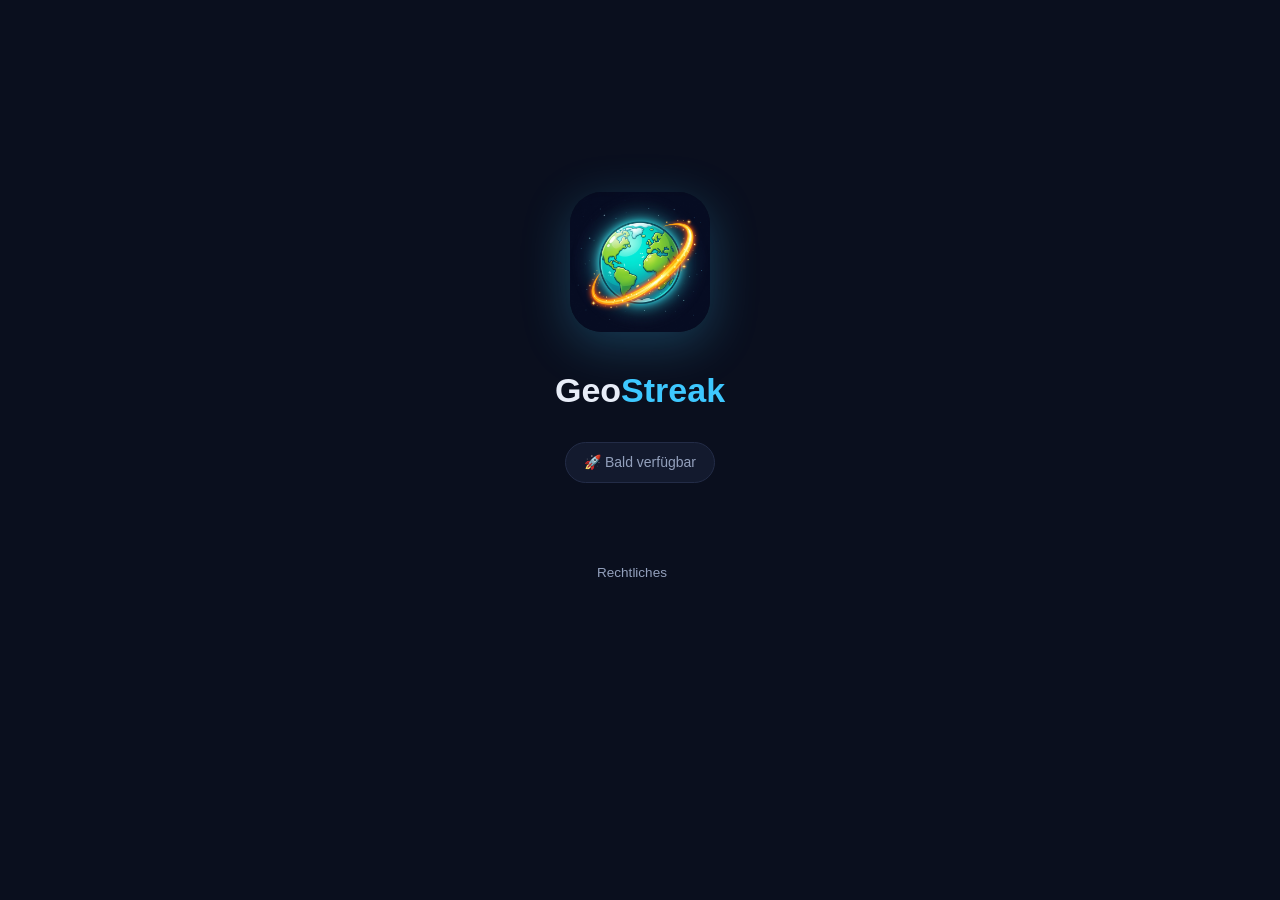
<file: index.html>
<!DOCTYPE html>
<html lang="de">
<head>
  <meta charset="utf-8">
  <meta name="viewport" content="width=device-width, initial-scale=1">
  <title>GeoStreak</title>
  <meta name="description" content="GeoStreak – das Geographie-Quiz. Bald verfügbar.">
  <link rel="icon" href="favicon.png">
  <link rel="stylesheet" href="style.css">
</head>
<body>
  <div class="wrap" style="min-height:85vh;display:flex;flex-direction:column;justify-content:center;">
    <div class="hero">
      <img class="big" src="icon.png" alt="GeoStreak App-Icon">
      <h1>Geo<span style="color:var(--accent)">Streak</span></h1>
      <div class="badge">🚀 Bald verfügbar</div>
    </div>
    <footer style="text-align:center;border-top:none;">
      <a href="legal/">Rechtliches</a>
    </footer>
  </div>
</body>
</html>
</file>
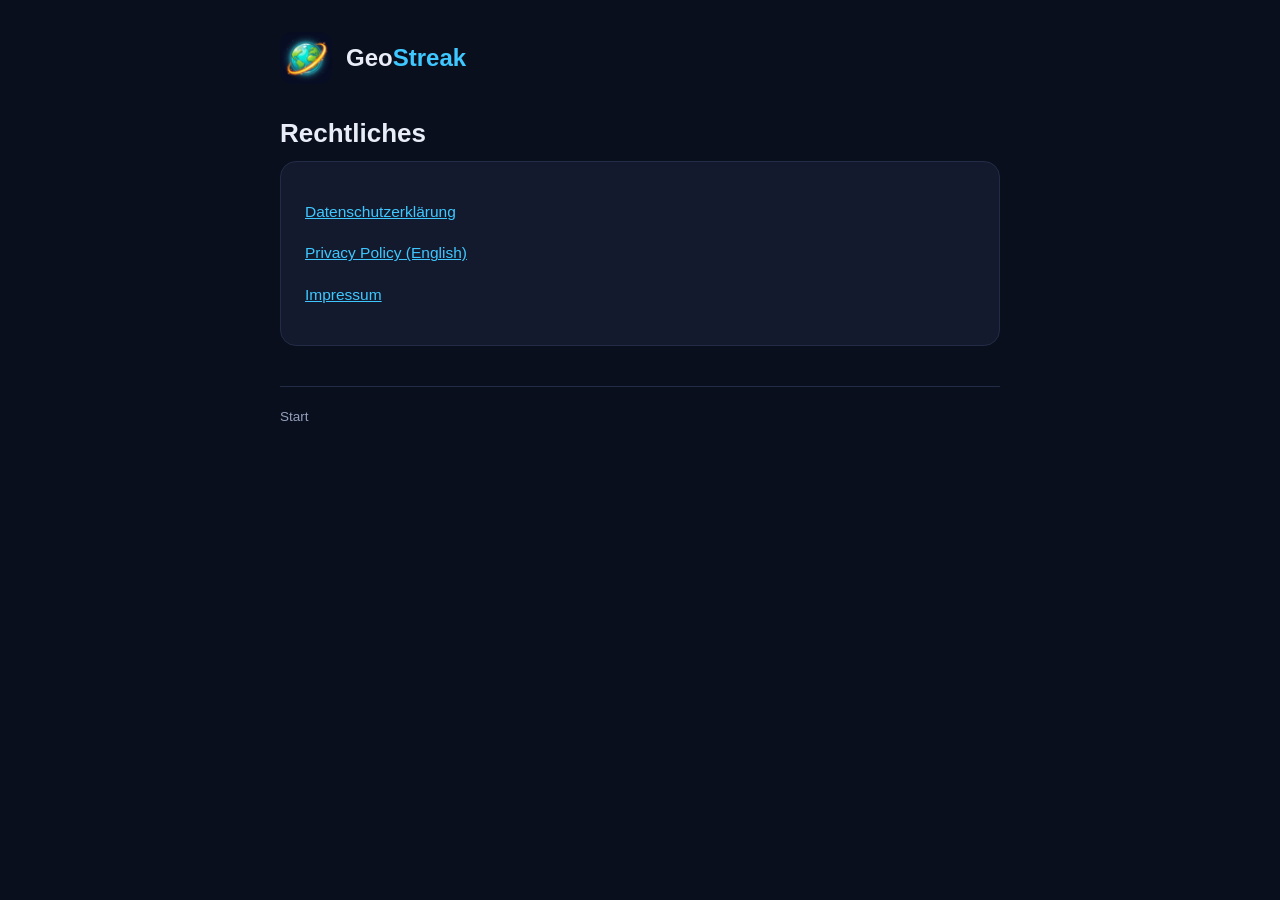
<file: legal/index.html>
<!DOCTYPE html>
<html lang="de">
<head>
  <meta charset="utf-8">
  <meta name="viewport" content="width=device-width, initial-scale=1">
  <title>Rechtliches – GeoStreak</title>
  <link rel="icon" href="../favicon.png">
  <link rel="stylesheet" href="../style.css">
</head>
<body>
  <div class="wrap">
    <header class="site">
      <a href="../index.html"><img src="../favicon.png" alt=""><span class="name">Geo<span>Streak</span></span></a>
    </header>

    <h1>Rechtliches</h1>

    <div class="card">
      <p><a href="datenschutz.html">Datenschutzerklärung</a></p>
      <p><a href="privacy.html">Privacy Policy (English)</a></p>
      <p><a href="impressum.html">Impressum</a></p>
    </div>

    <footer>
      <a href="../index.html">Start</a>
    </footer>
  </div>
</body>
</html>
</file>
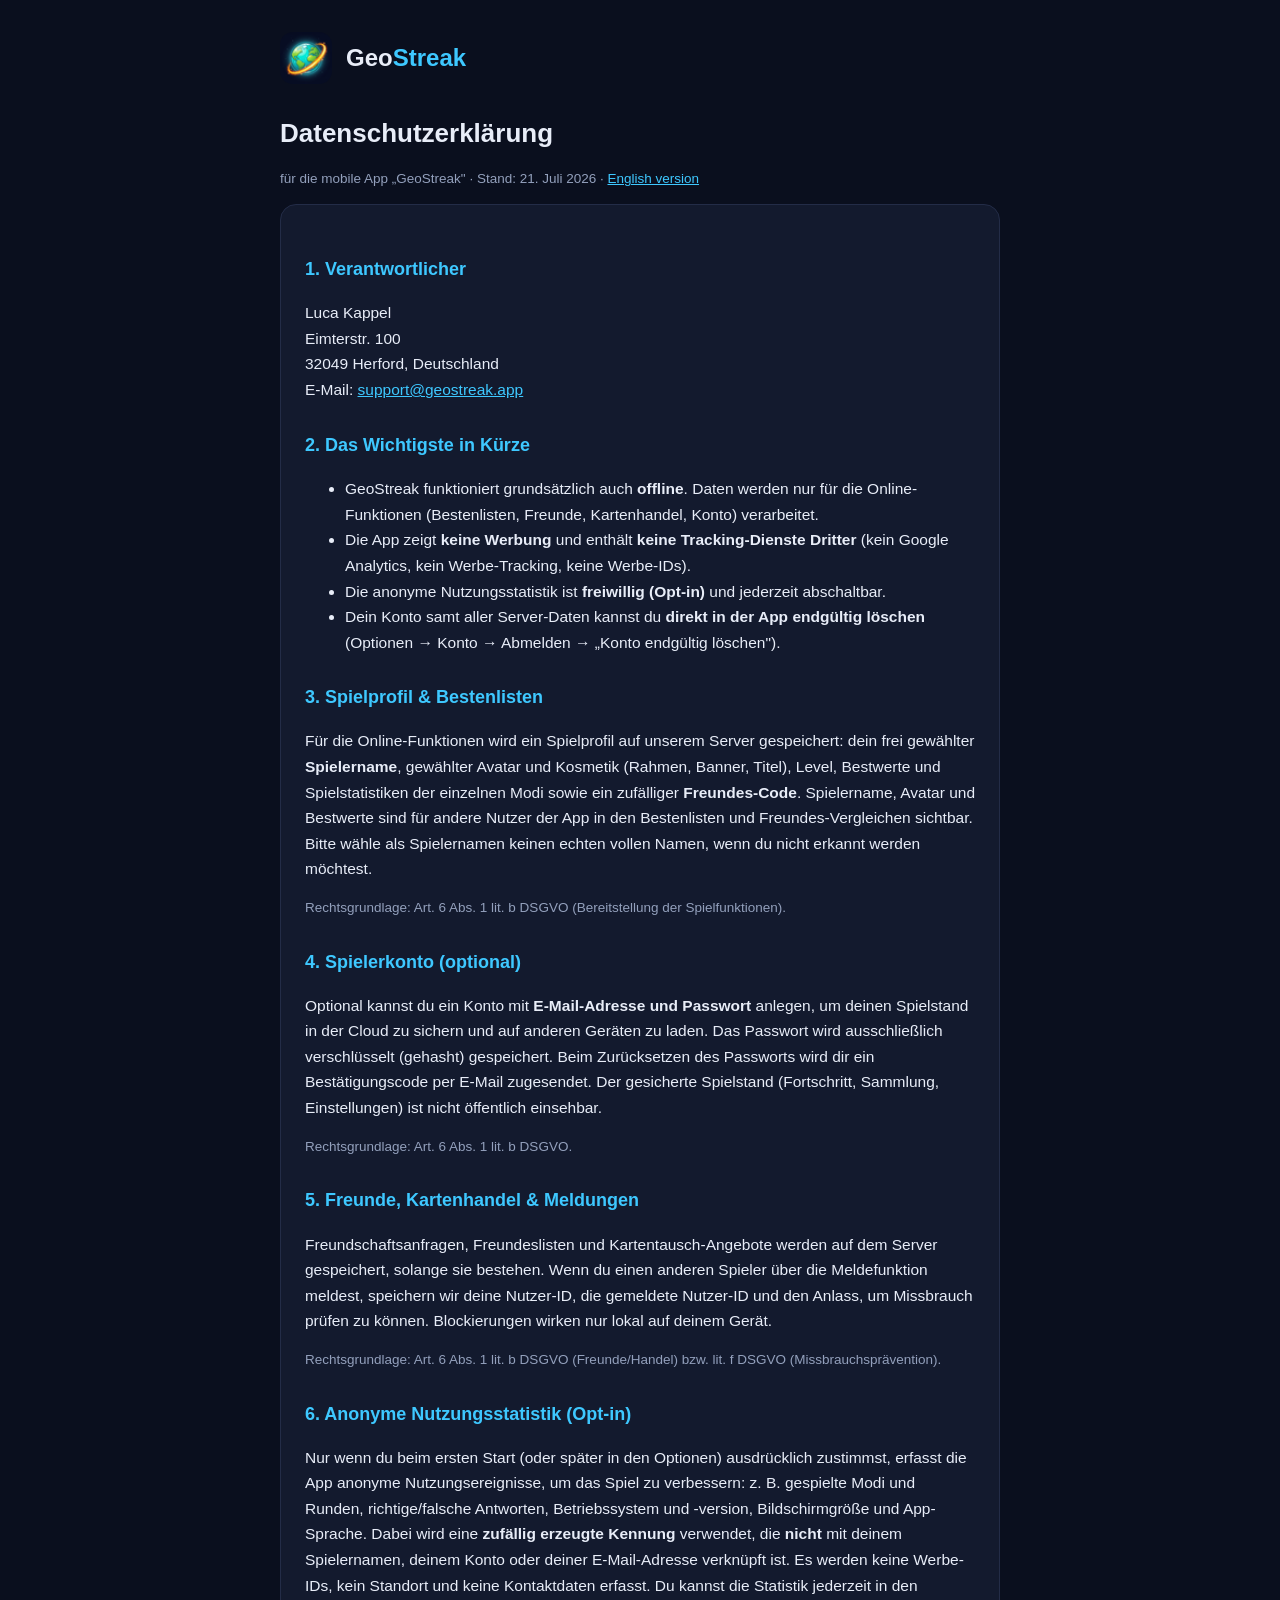
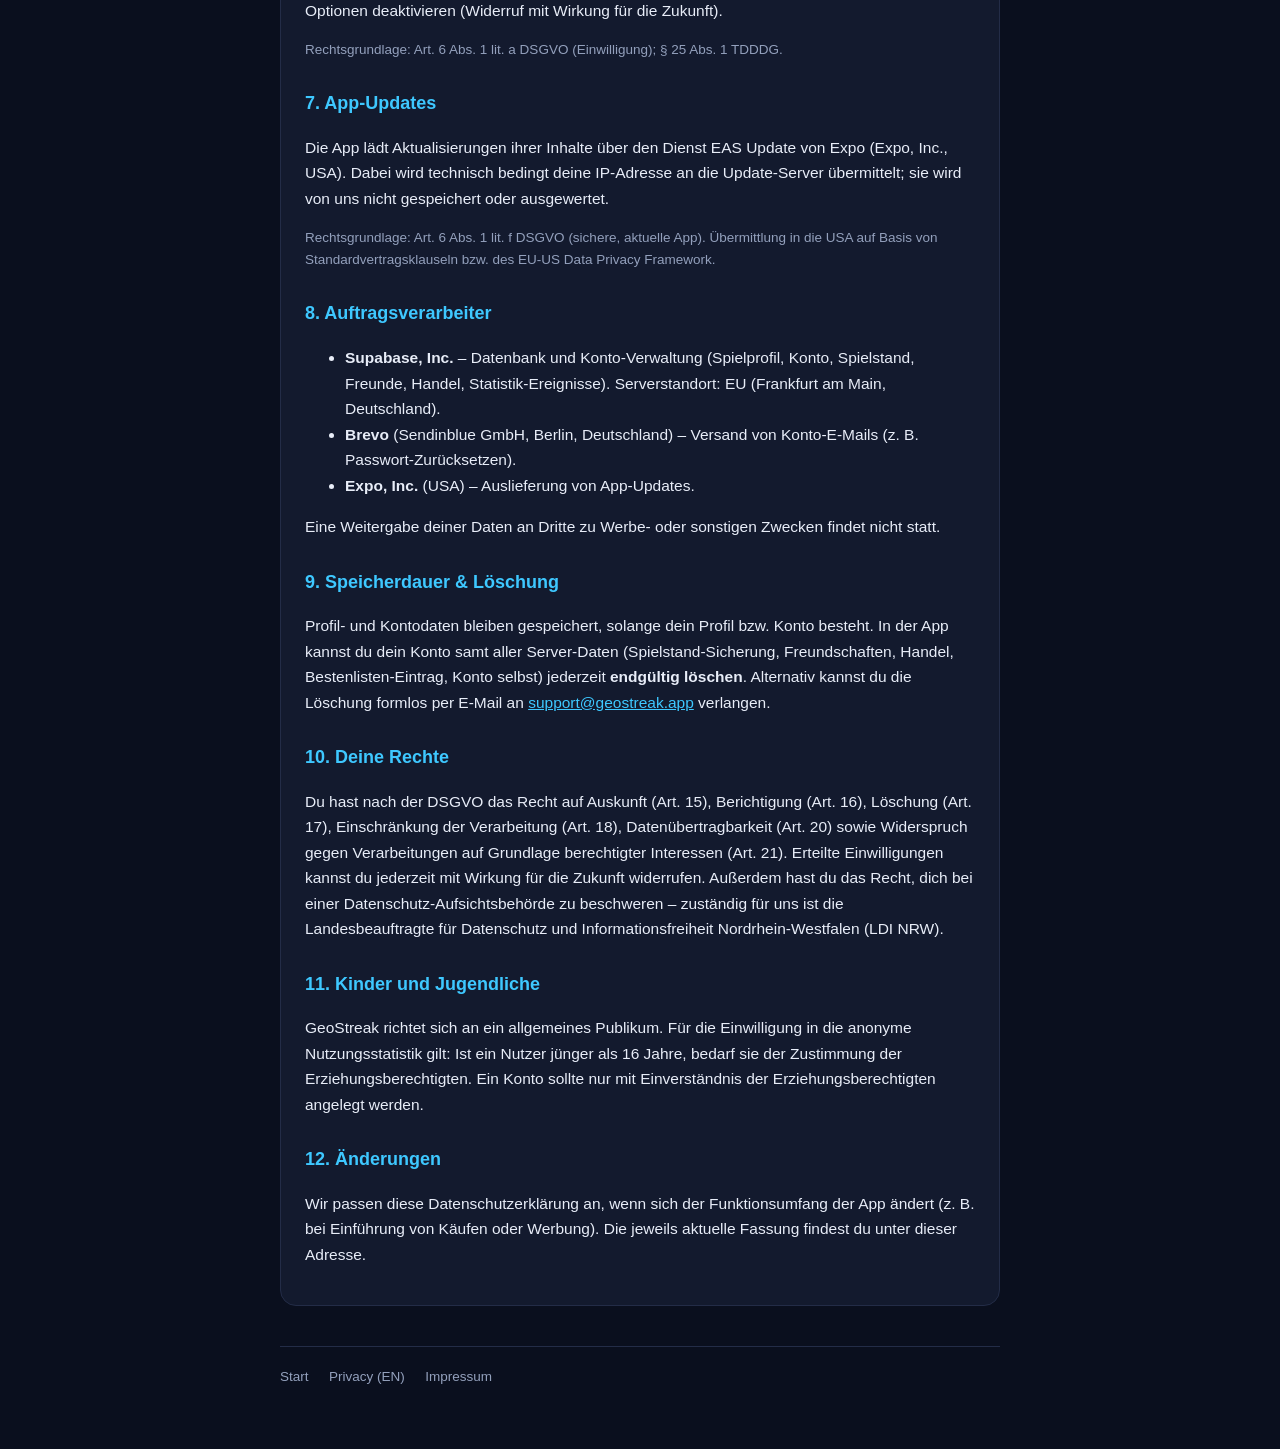
<file: datenschutz.html>
<!DOCTYPE html>
<html lang="de">
<head>
  <meta charset="utf-8">
  <meta http-equiv="refresh" content="0; url=legal/datenschutz.html">
  <link rel="canonical" href="legal/datenschutz.html">
  <title>Weiterleitung …</title>
</head>
<body><p><a href="legal/datenschutz.html">Weiter zur neuen Adresse</a></p></body>
</html>
</file>
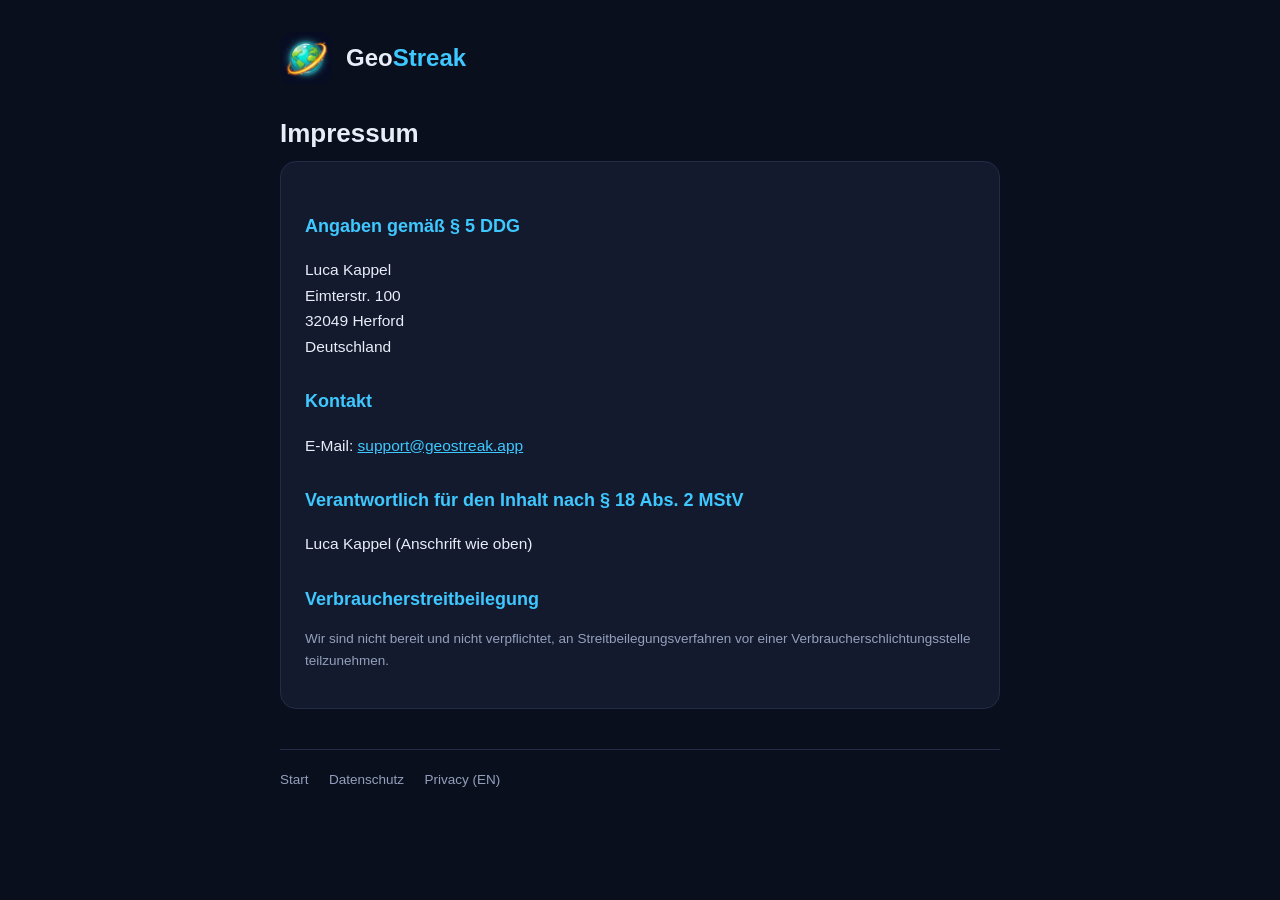
<file: impressum.html>
<!DOCTYPE html>
<html lang="de">
<head>
  <meta charset="utf-8">
  <meta http-equiv="refresh" content="0; url=legal/impressum.html">
  <link rel="canonical" href="legal/impressum.html">
  <title>Weiterleitung …</title>
</head>
<body><p><a href="legal/impressum.html">Weiter zur neuen Adresse</a></p></body>
</html>
</file>
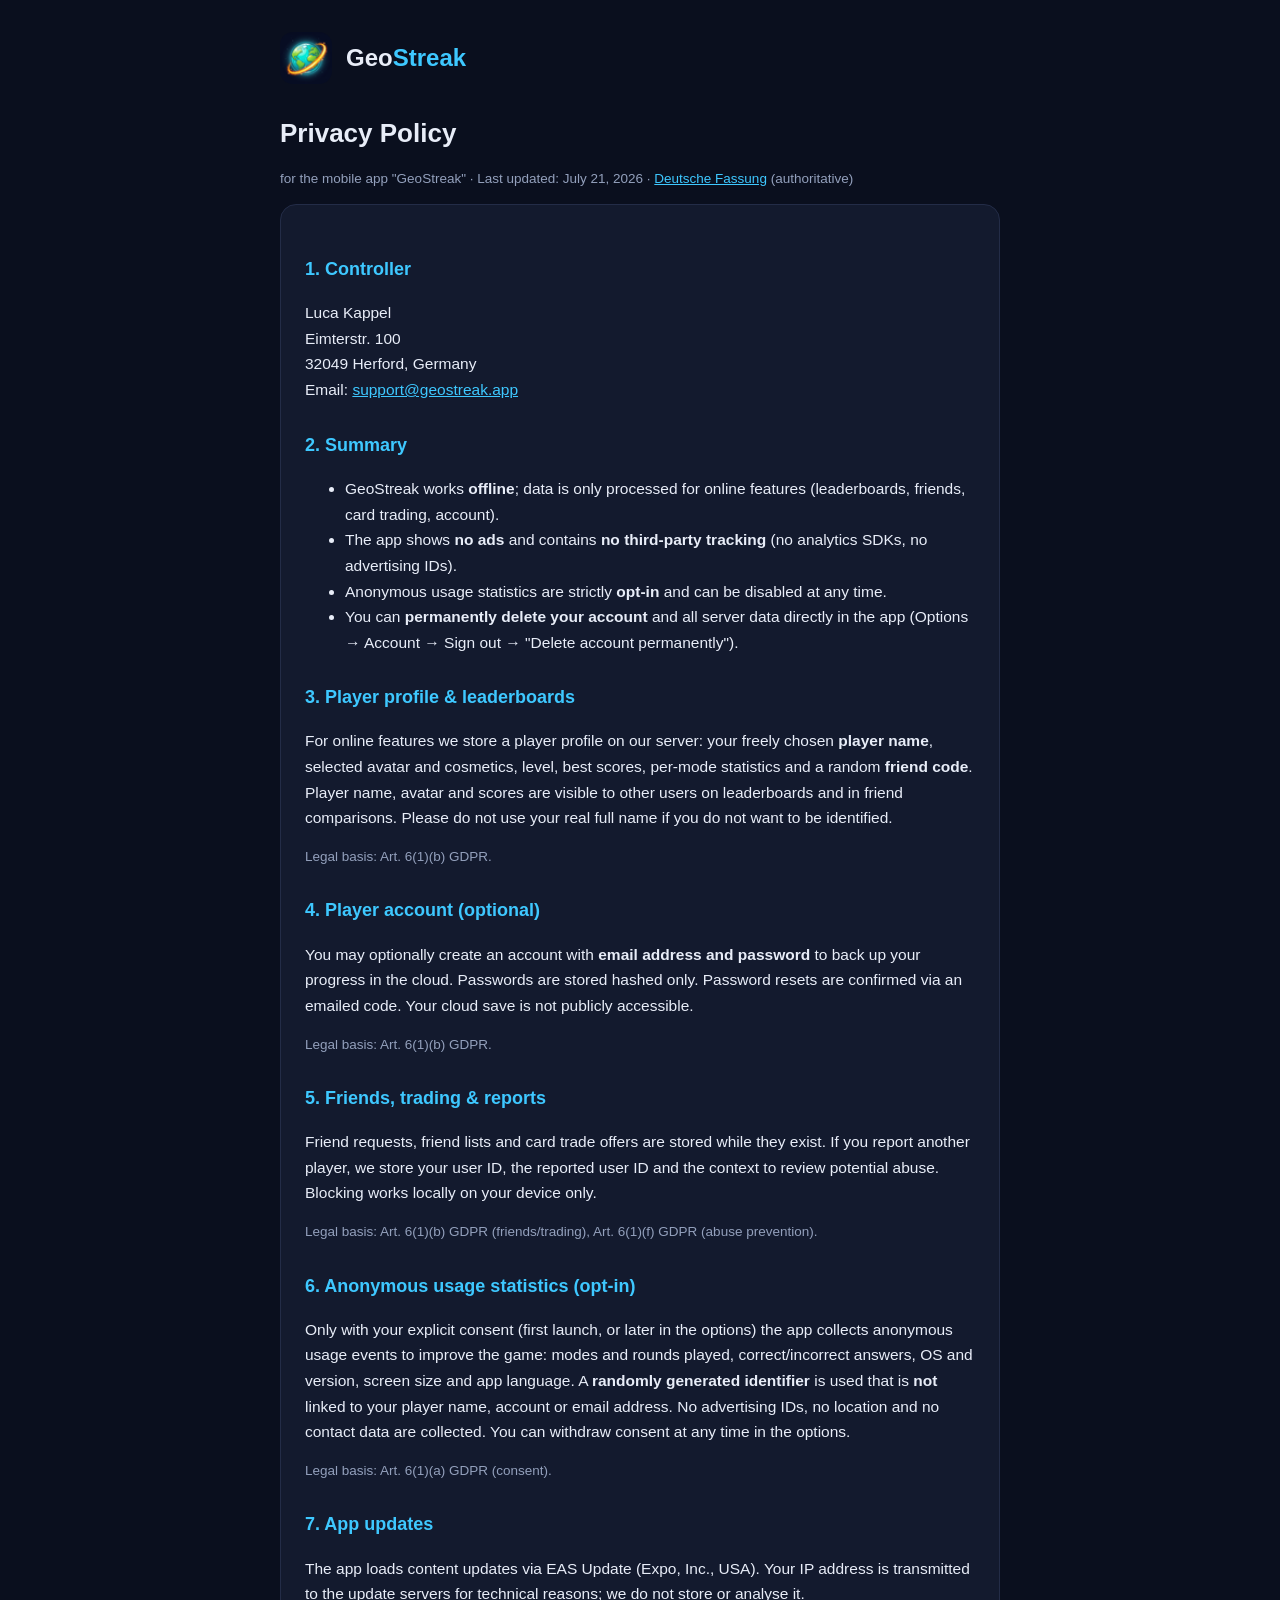
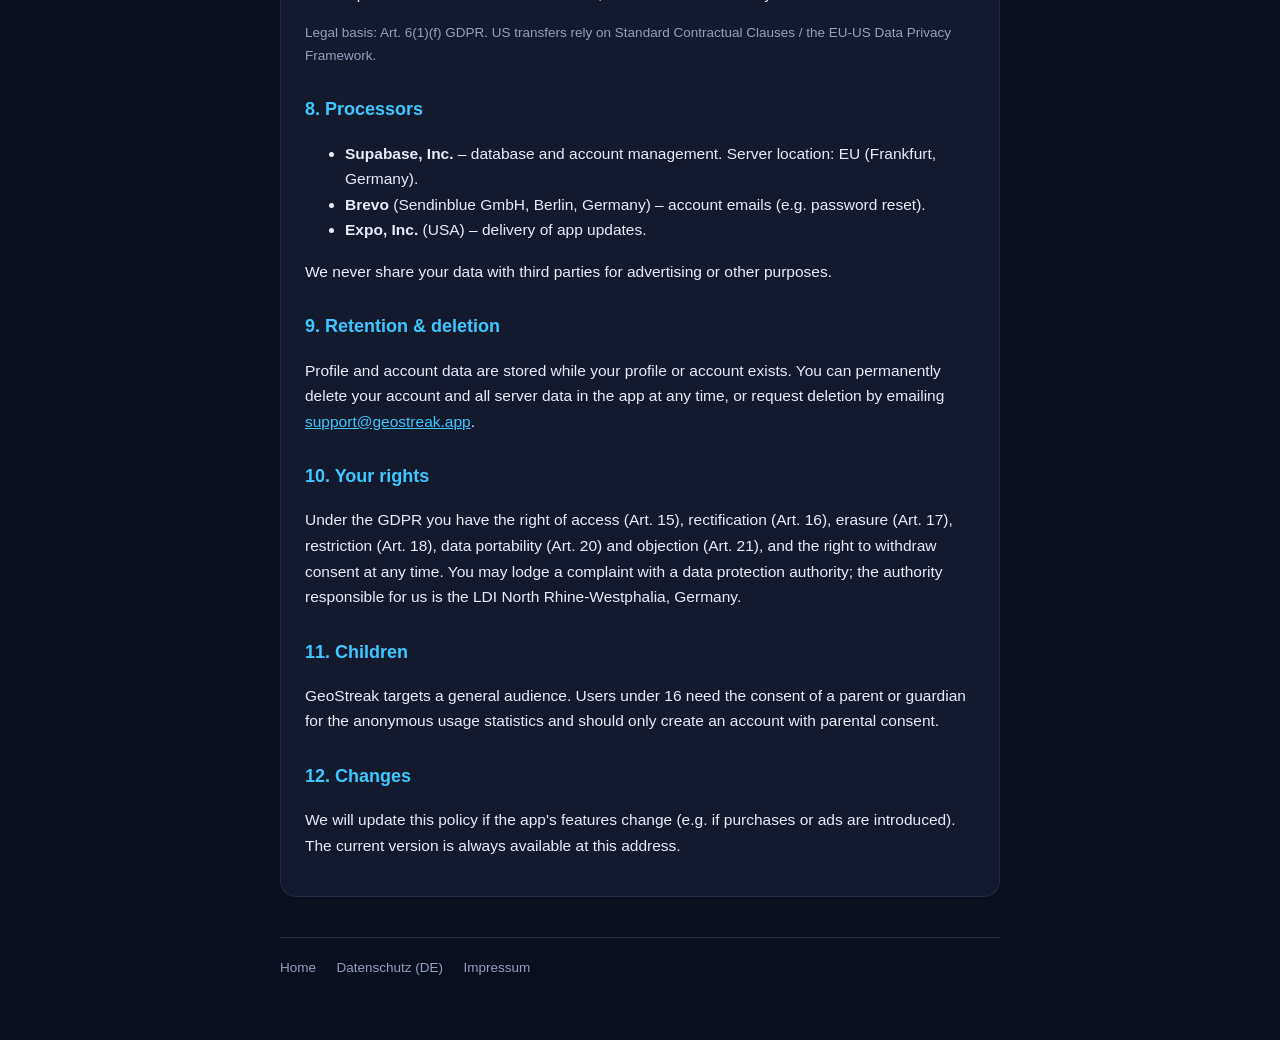
<file: privacy.html>
<!DOCTYPE html>
<html lang="de">
<head>
  <meta charset="utf-8">
  <meta http-equiv="refresh" content="0; url=legal/privacy.html">
  <link rel="canonical" href="legal/privacy.html">
  <title>Weiterleitung …</title>
</head>
<body><p><a href="legal/privacy.html">Weiter zur neuen Adresse</a></p></body>
</html>
</file>
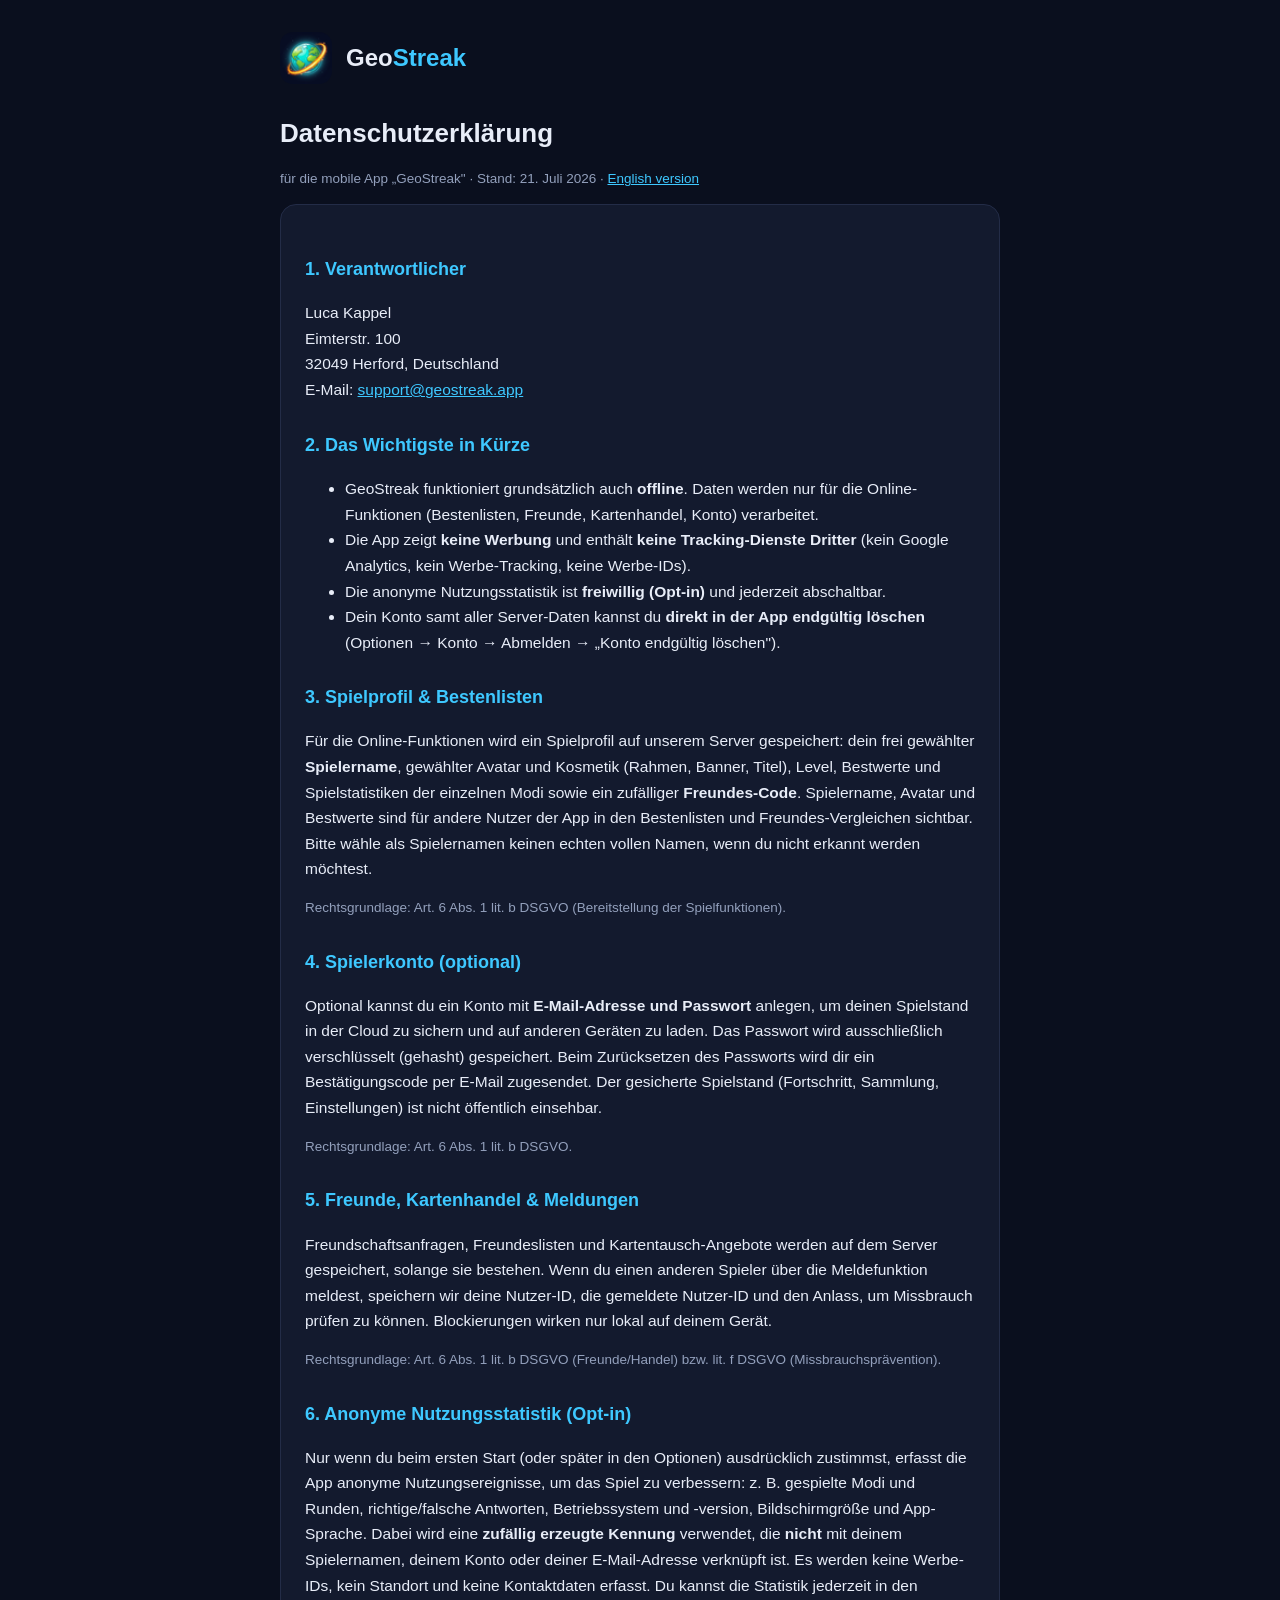
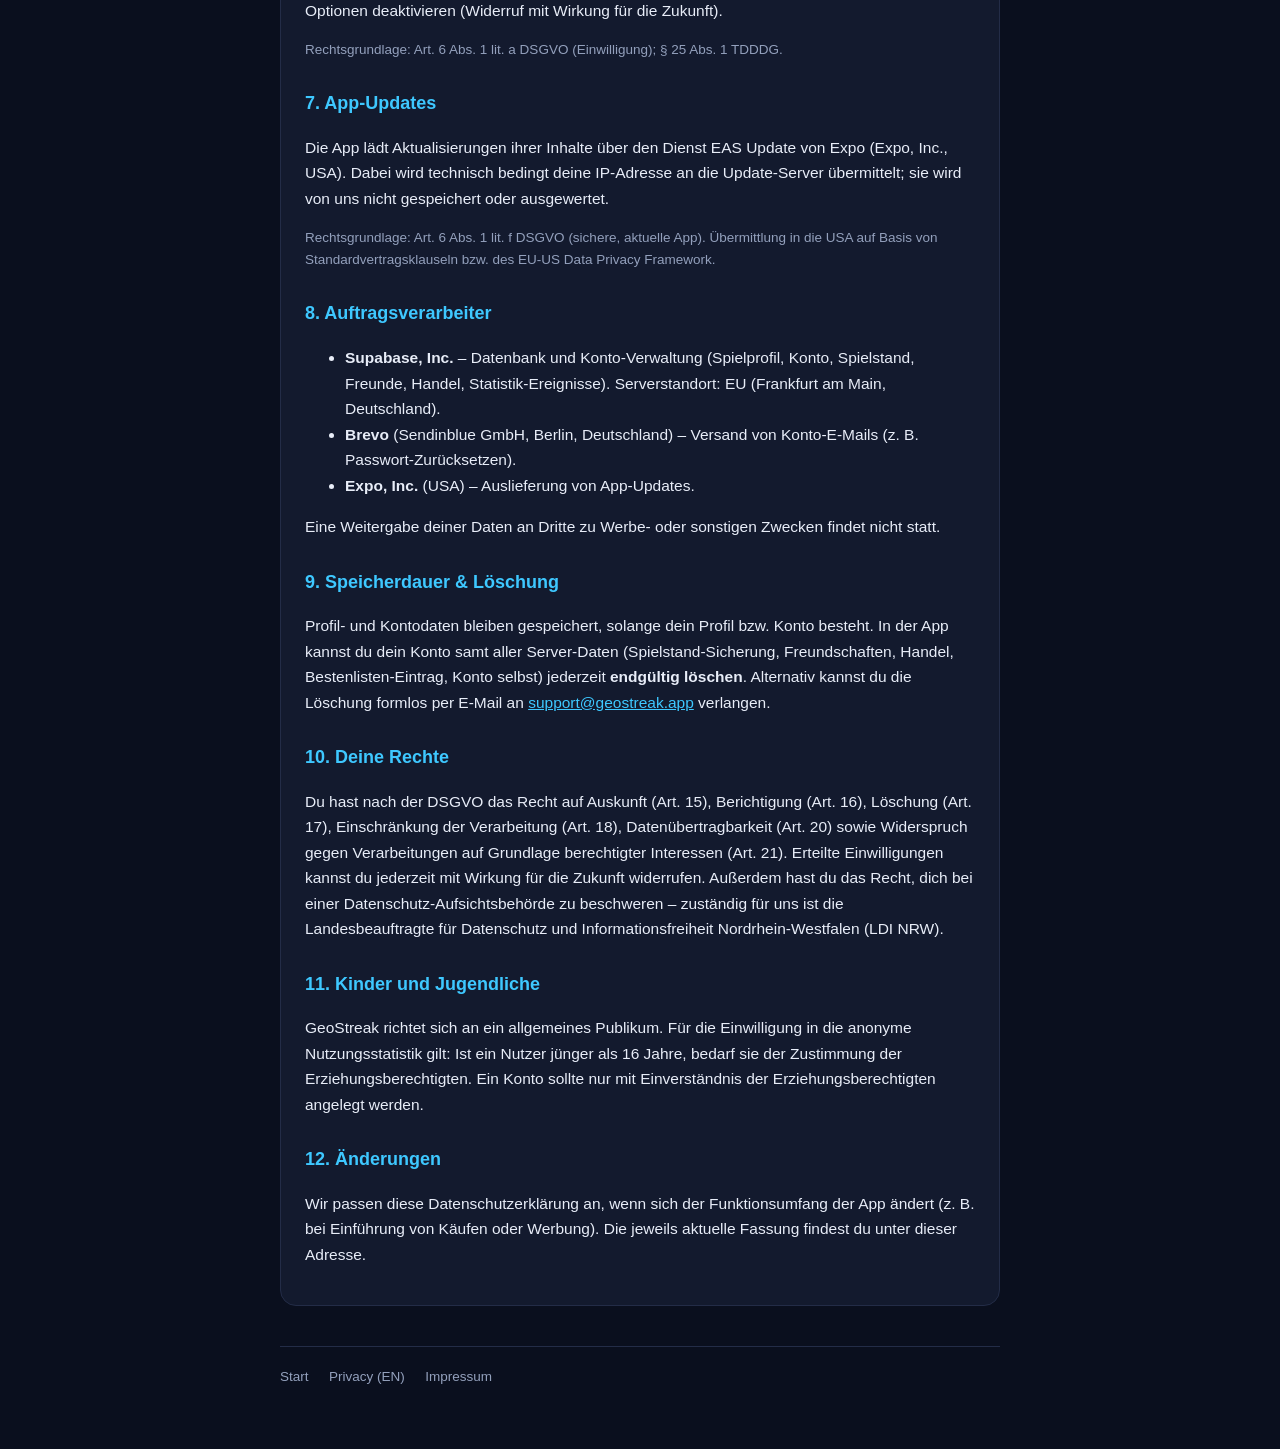
<file: legal/datenschutz.html>
<!DOCTYPE html>
<html lang="de">
<head>
  <meta charset="utf-8">
  <meta name="viewport" content="width=device-width, initial-scale=1">
  <title>Datenschutzerklärung – GeoStreak</title>
  <link rel="icon" href="../favicon.png">
  <link rel="stylesheet" href="../style.css">
</head>
<body>
  <div class="wrap">
    <header class="site">
      <a href="../index.html"><img src="../favicon.png" alt=""><span class="name">Geo<span>Streak</span></span></a>
    </header>

    <h1>Datenschutzerklärung</h1>
    <p class="muted">für die mobile App „GeoStreak" · Stand: 21. Juli 2026 · <a href="privacy.html">English version</a></p>

    <div class="card">
      <h2>1. Verantwortlicher</h2>
      <p>
        Luca Kappel<br>
        Eimterstr. 100<br>
        32049 Herford, Deutschland<br>
        E-Mail: <a href="mailto:support@geostreak.app">support@geostreak.app</a>
      </p>

      <h2>2. Das Wichtigste in Kürze</h2>
      <ul>
        <li>GeoStreak funktioniert grundsätzlich auch <strong>offline</strong>. Daten werden nur für die Online-Funktionen (Bestenlisten, Freunde, Kartenhandel, Konto) verarbeitet.</li>
        <li>Die App zeigt <strong>keine Werbung</strong> und enthält <strong>keine Tracking-Dienste Dritter</strong> (kein Google Analytics, kein Werbe-Tracking, keine Werbe-IDs).</li>
        <li>Die anonyme Nutzungsstatistik ist <strong>freiwillig (Opt-in)</strong> und jederzeit abschaltbar.</li>
        <li>Dein Konto samt aller Server-Daten kannst du <strong>direkt in der App endgültig löschen</strong> (Optionen → Konto → Abmelden → „Konto endgültig löschen").</li>
      </ul>

      <h2>3. Spielprofil &amp; Bestenlisten</h2>
      <p>
        Für die Online-Funktionen wird ein Spielprofil auf unserem Server gespeichert:
        dein frei gewählter <strong>Spielername</strong>, gewählter Avatar und Kosmetik (Rahmen, Banner, Titel),
        Level, Bestwerte und Spielstatistiken der einzelnen Modi sowie ein zufälliger <strong>Freundes-Code</strong>.
        Spielername, Avatar und Bestwerte sind für andere Nutzer der App in den Bestenlisten
        und Freundes-Vergleichen sichtbar. Bitte wähle als Spielernamen keinen echten vollen Namen,
        wenn du nicht erkannt werden möchtest.
      </p>
      <p class="muted">Rechtsgrundlage: Art. 6 Abs. 1 lit. b DSGVO (Bereitstellung der Spielfunktionen).</p>

      <h2>4. Spielerkonto (optional)</h2>
      <p>
        Optional kannst du ein Konto mit <strong>E-Mail-Adresse und Passwort</strong> anlegen, um deinen
        Spielstand in der Cloud zu sichern und auf anderen Geräten zu laden. Das Passwort wird
        ausschließlich verschlüsselt (gehasht) gespeichert. Beim Zurücksetzen des Passworts wird dir
        ein Bestätigungscode per E-Mail zugesendet. Der gesicherte Spielstand (Fortschritt, Sammlung,
        Einstellungen) ist nicht öffentlich einsehbar.
      </p>
      <p class="muted">Rechtsgrundlage: Art. 6 Abs. 1 lit. b DSGVO.</p>

      <h2>5. Freunde, Kartenhandel &amp; Meldungen</h2>
      <p>
        Freundschaftsanfragen, Freundeslisten und Kartentausch-Angebote werden auf dem Server
        gespeichert, solange sie bestehen. Wenn du einen anderen Spieler über die Meldefunktion
        meldest, speichern wir deine Nutzer-ID, die gemeldete Nutzer-ID und den Anlass, um
        Missbrauch prüfen zu können. Blockierungen wirken nur lokal auf deinem Gerät.
      </p>
      <p class="muted">Rechtsgrundlage: Art. 6 Abs. 1 lit. b DSGVO (Freunde/Handel) bzw. lit. f DSGVO (Missbrauchsprävention).</p>

      <h2>6. Anonyme Nutzungsstatistik (Opt-in)</h2>
      <p>
        Nur wenn du beim ersten Start (oder später in den Optionen) ausdrücklich zustimmst,
        erfasst die App anonyme Nutzungsereignisse, um das Spiel zu verbessern: z. B. gespielte
        Modi und Runden, richtige/falsche Antworten, Betriebssystem und -version, Bildschirmgröße
        und App-Sprache. Dabei wird eine <strong>zufällig erzeugte Kennung</strong> verwendet, die
        <strong>nicht</strong> mit deinem Spielernamen, deinem Konto oder deiner E-Mail-Adresse verknüpft ist.
        Es werden keine Werbe-IDs, kein Standort und keine Kontaktdaten erfasst. Du kannst die
        Statistik jederzeit in den Optionen deaktivieren (Widerruf mit Wirkung für die Zukunft).
      </p>
      <p class="muted">Rechtsgrundlage: Art. 6 Abs. 1 lit. a DSGVO (Einwilligung); § 25 Abs. 1 TDDDG.</p>

      <h2>7. App-Updates</h2>
      <p>
        Die App lädt Aktualisierungen ihrer Inhalte über den Dienst EAS Update von Expo (Expo, Inc., USA).
        Dabei wird technisch bedingt deine IP-Adresse an die Update-Server übermittelt; sie wird von uns
        nicht gespeichert oder ausgewertet.
      </p>
      <p class="muted">Rechtsgrundlage: Art. 6 Abs. 1 lit. f DSGVO (sichere, aktuelle App). Übermittlung in die USA auf Basis von Standardvertragsklauseln bzw. des EU-US Data Privacy Framework.</p>

      <h2>8. Auftragsverarbeiter</h2>
      <ul>
        <li><strong>Supabase, Inc.</strong> – Datenbank und Konto-Verwaltung (Spielprofil, Konto, Spielstand, Freunde, Handel, Statistik-Ereignisse). Serverstandort: EU (Frankfurt am Main, Deutschland).</li>
        <li><strong>Brevo</strong> (Sendinblue GmbH, Berlin, Deutschland) – Versand von Konto-E-Mails (z. B. Passwort-Zurücksetzen).</li>
        <li><strong>Expo, Inc.</strong> (USA) – Auslieferung von App-Updates.</li>
      </ul>
      <p>Eine Weitergabe deiner Daten an Dritte zu Werbe- oder sonstigen Zwecken findet nicht statt.</p>

      <h2>9. Speicherdauer &amp; Löschung</h2>
      <p>
        Profil- und Kontodaten bleiben gespeichert, solange dein Profil bzw. Konto besteht.
        In der App kannst du dein Konto samt aller Server-Daten (Spielstand-Sicherung, Freundschaften,
        Handel, Bestenlisten-Eintrag, Konto selbst) jederzeit <strong>endgültig löschen</strong>.
        Alternativ kannst du die Löschung formlos per E-Mail an
        <a href="mailto:support@geostreak.app">support@geostreak.app</a> verlangen.
      </p>

      <h2>10. Deine Rechte</h2>
      <p>
        Du hast nach der DSGVO das Recht auf Auskunft (Art. 15), Berichtigung (Art. 16), Löschung
        (Art. 17), Einschränkung der Verarbeitung (Art. 18), Datenübertragbarkeit (Art. 20) sowie
        Widerspruch gegen Verarbeitungen auf Grundlage berechtigter Interessen (Art. 21). Erteilte
        Einwilligungen kannst du jederzeit mit Wirkung für die Zukunft widerrufen. Außerdem hast du
        das Recht, dich bei einer Datenschutz-Aufsichtsbehörde zu beschweren – zuständig für uns ist die
        Landesbeauftragte für Datenschutz und Informationsfreiheit Nordrhein-Westfalen (LDI NRW).
      </p>

      <h2>11. Kinder und Jugendliche</h2>
      <p>
        GeoStreak richtet sich an ein allgemeines Publikum. Für die Einwilligung in die anonyme
        Nutzungsstatistik gilt: Ist ein Nutzer jünger als 16 Jahre, bedarf sie der Zustimmung der
        Erziehungsberechtigten. Ein Konto sollte nur mit Einverständnis der Erziehungsberechtigten
        angelegt werden.
      </p>

      <h2>12. Änderungen</h2>
      <p>
        Wir passen diese Datenschutzerklärung an, wenn sich der Funktionsumfang der App ändert
        (z. B. bei Einführung von Käufen oder Werbung). Die jeweils aktuelle Fassung findest du
        unter dieser Adresse.
      </p>
    </div>

    <footer>
      <a href="../index.html">Start</a>
      <a href="privacy.html">Privacy (EN)</a>
      <a href="impressum.html">Impressum</a>
    </footer>
  </div>
</body>
</html>
</file>
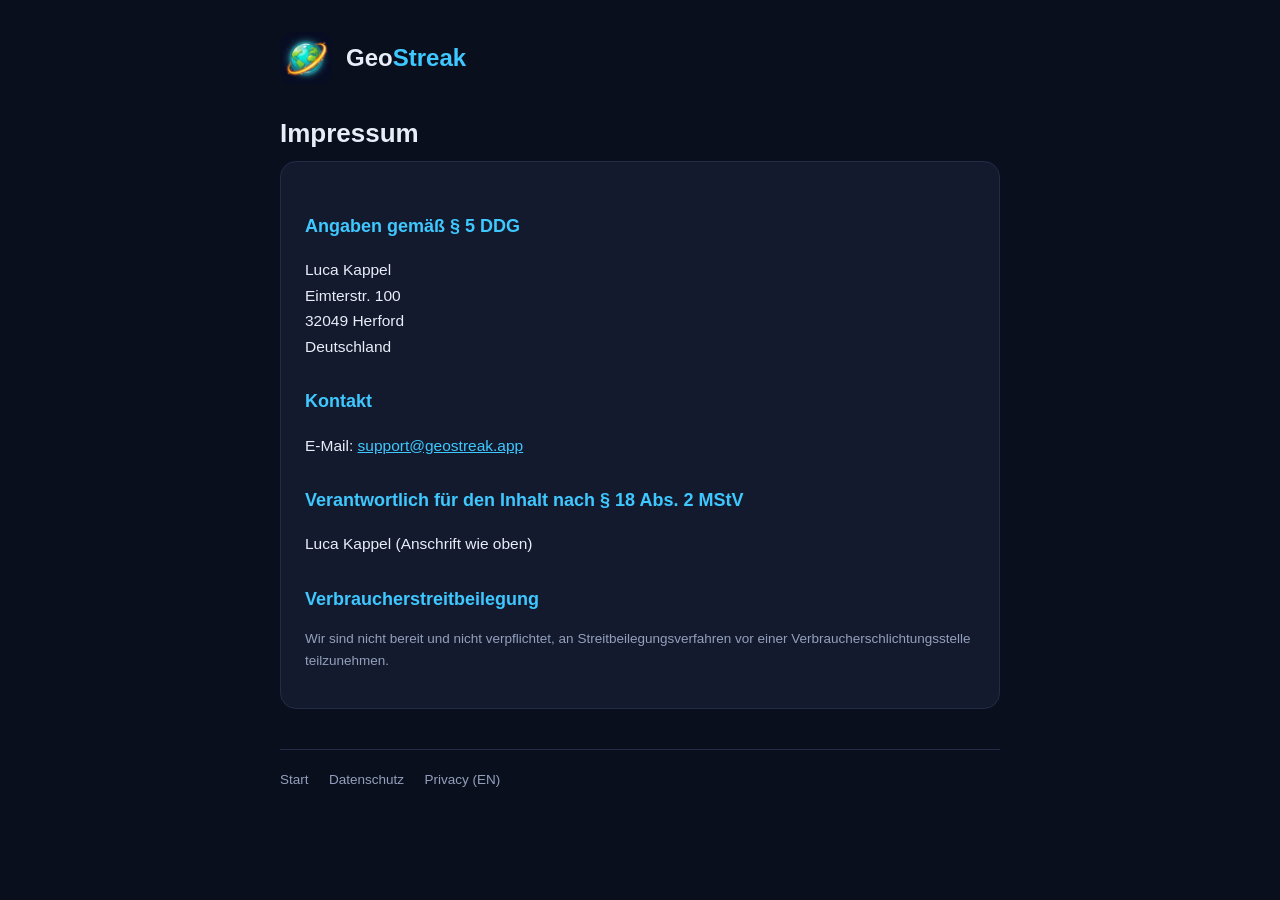
<file: legal/impressum.html>
<!DOCTYPE html>
<html lang="de">
<head>
  <meta charset="utf-8">
  <meta name="viewport" content="width=device-width, initial-scale=1">
  <title>Impressum – GeoStreak</title>
  <meta name="robots" content="noindex">
  <link rel="icon" href="../favicon.png">
  <link rel="stylesheet" href="../style.css">
</head>
<body>
  <div class="wrap">
    <header class="site">
      <a href="../index.html"><img src="../favicon.png" alt=""><span class="name">Geo<span>Streak</span></span></a>
    </header>

    <h1>Impressum</h1>

    <div class="card">
      <h2>Angaben gemäß § 5 DDG</h2>
      <p>
        Luca Kappel<br>
        Eimterstr. 100<br>
        32049 Herford<br>
        Deutschland
      </p>

      <h2>Kontakt</h2>
      <p>E-Mail: <a href="mailto:support@geostreak.app">support@geostreak.app</a></p>

      <h2>Verantwortlich für den Inhalt nach § 18 Abs. 2 MStV</h2>
      <p>Luca Kappel (Anschrift wie oben)</p>

      <h2>Verbraucherstreitbeilegung</h2>
      <p class="muted">
        Wir sind nicht bereit und nicht verpflichtet, an Streitbeilegungsverfahren vor einer
        Verbraucherschlichtungsstelle teilzunehmen.
      </p>
    </div>

    <footer>
      <a href="../index.html">Start</a>
      <a href="datenschutz.html">Datenschutz</a>
      <a href="privacy.html">Privacy (EN)</a>
    </footer>
  </div>
</body>
</html>
</file>
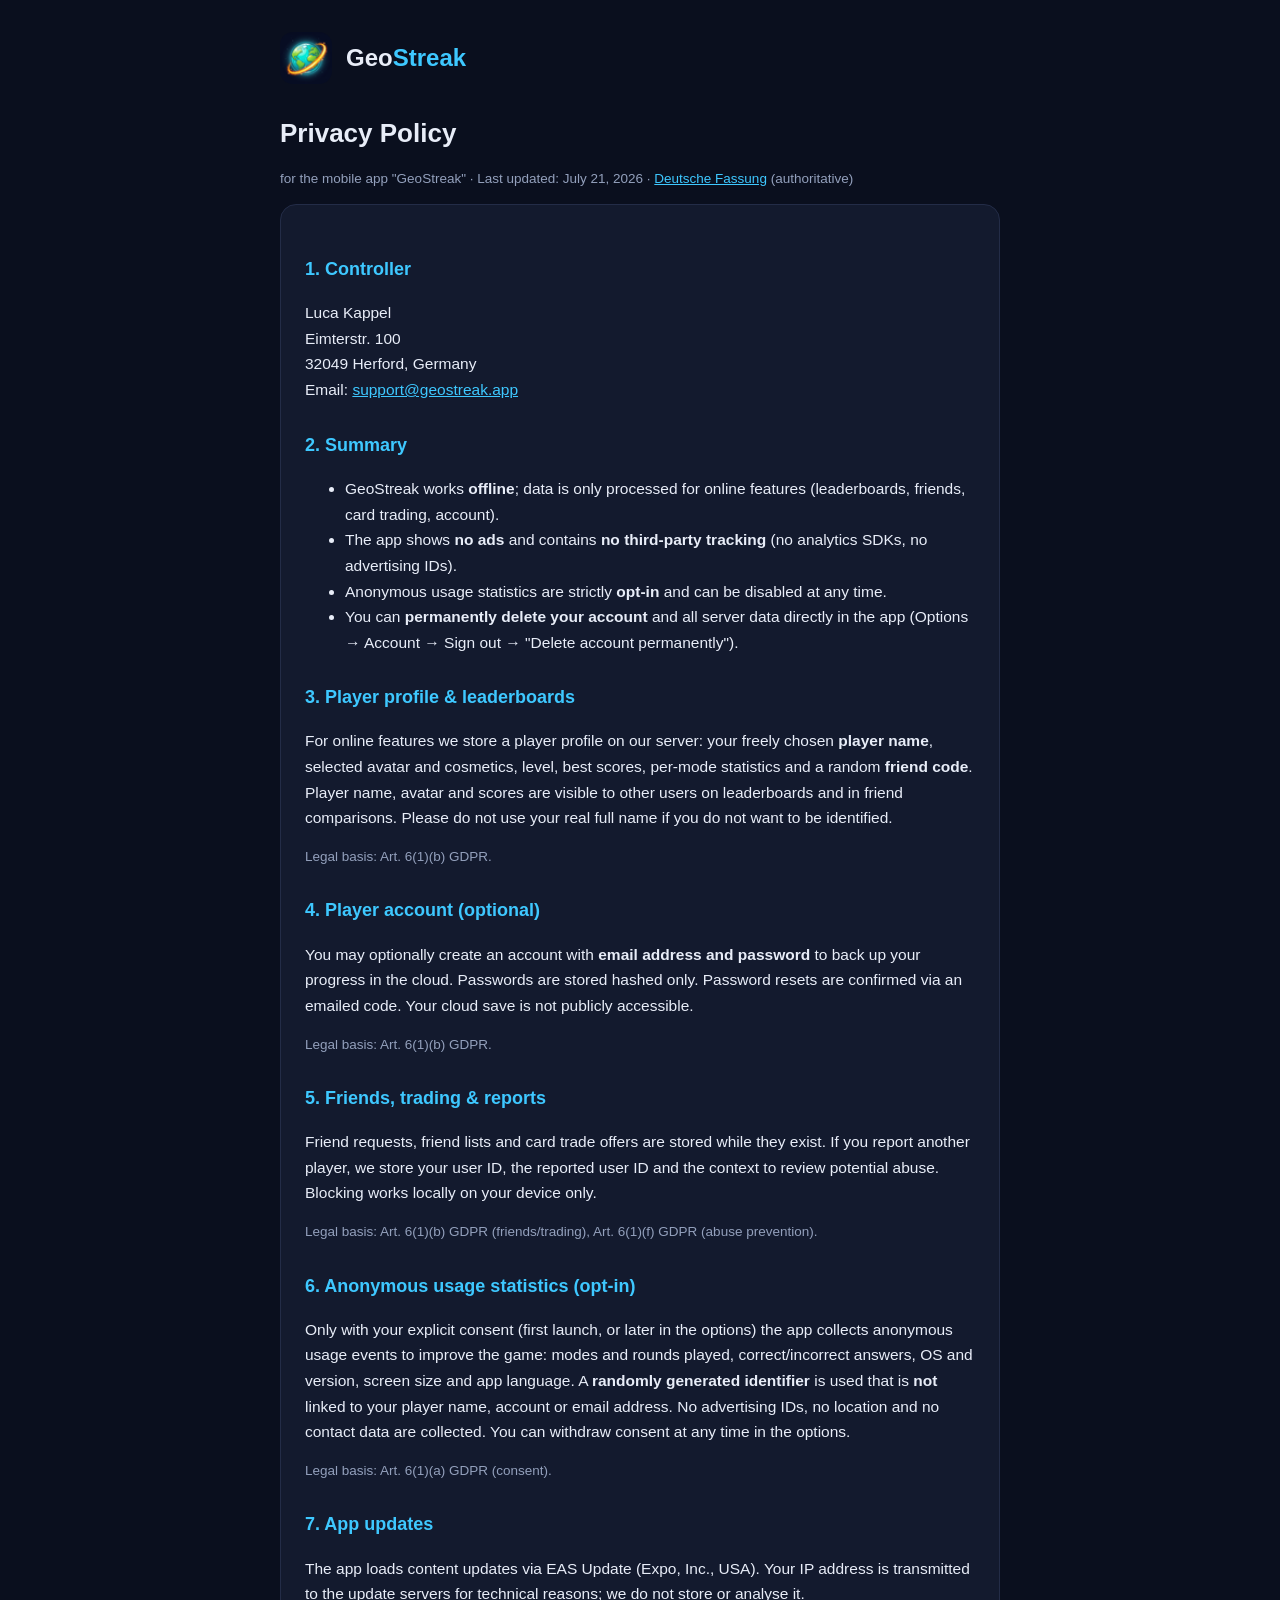
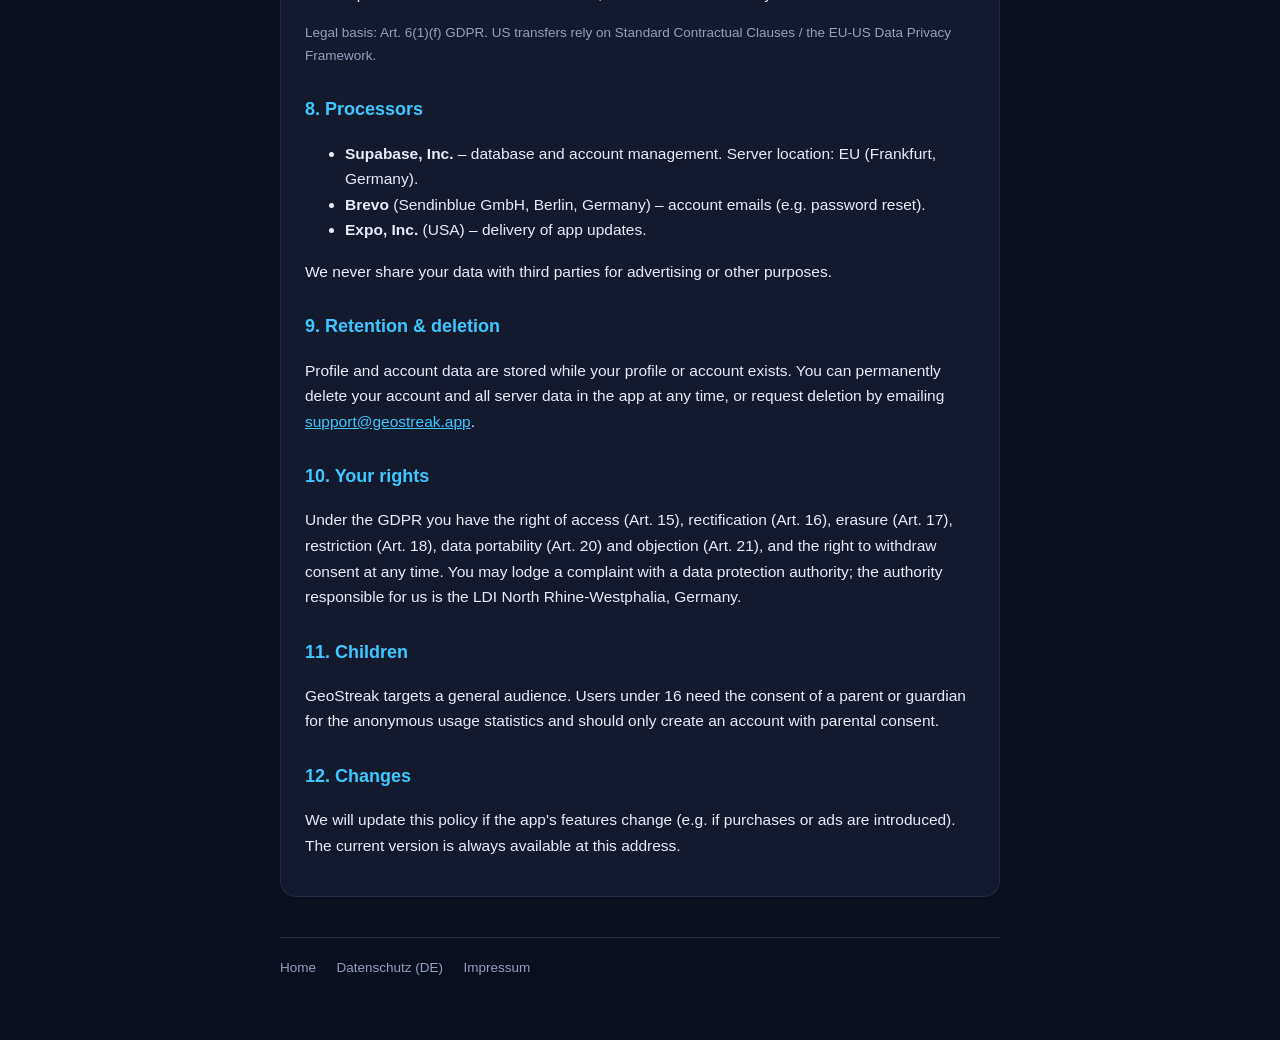
<file: legal/privacy.html>
<!DOCTYPE html>
<html lang="en">
<head>
  <meta charset="utf-8">
  <meta name="viewport" content="width=device-width, initial-scale=1">
  <title>Privacy Policy – GeoStreak</title>
  <link rel="icon" href="../favicon.png">
  <link rel="stylesheet" href="../style.css">
</head>
<body>
  <div class="wrap">
    <header class="site">
      <a href="../index.html"><img src="../favicon.png" alt=""><span class="name">Geo<span>Streak</span></span></a>
    </header>

    <h1>Privacy Policy</h1>
    <p class="muted">for the mobile app "GeoStreak" · Last updated: July 21, 2026 · <a href="datenschutz.html">Deutsche Fassung</a> (authoritative)</p>

    <div class="card">
      <h2>1. Controller</h2>
      <p>
        Luca Kappel<br>
        Eimterstr. 100<br>
        32049 Herford, Germany<br>
        Email: <a href="mailto:support@geostreak.app">support@geostreak.app</a>
      </p>

      <h2>2. Summary</h2>
      <ul>
        <li>GeoStreak works <strong>offline</strong>; data is only processed for online features (leaderboards, friends, card trading, account).</li>
        <li>The app shows <strong>no ads</strong> and contains <strong>no third-party tracking</strong> (no analytics SDKs, no advertising IDs).</li>
        <li>Anonymous usage statistics are strictly <strong>opt-in</strong> and can be disabled at any time.</li>
        <li>You can <strong>permanently delete your account</strong> and all server data directly in the app (Options → Account → Sign out → "Delete account permanently").</li>
      </ul>

      <h2>3. Player profile &amp; leaderboards</h2>
      <p>
        For online features we store a player profile on our server: your freely chosen
        <strong>player name</strong>, selected avatar and cosmetics, level, best scores, per-mode
        statistics and a random <strong>friend code</strong>. Player name, avatar and scores are visible
        to other users on leaderboards and in friend comparisons. Please do not use your real
        full name if you do not want to be identified.
      </p>
      <p class="muted">Legal basis: Art. 6(1)(b) GDPR.</p>

      <h2>4. Player account (optional)</h2>
      <p>
        You may optionally create an account with <strong>email address and password</strong> to back up
        your progress in the cloud. Passwords are stored hashed only. Password resets are
        confirmed via an emailed code. Your cloud save is not publicly accessible.
      </p>
      <p class="muted">Legal basis: Art. 6(1)(b) GDPR.</p>

      <h2>5. Friends, trading &amp; reports</h2>
      <p>
        Friend requests, friend lists and card trade offers are stored while they exist. If you
        report another player, we store your user ID, the reported user ID and the context to
        review potential abuse. Blocking works locally on your device only.
      </p>
      <p class="muted">Legal basis: Art. 6(1)(b) GDPR (friends/trading), Art. 6(1)(f) GDPR (abuse prevention).</p>

      <h2>6. Anonymous usage statistics (opt-in)</h2>
      <p>
        Only with your explicit consent (first launch, or later in the options) the app collects
        anonymous usage events to improve the game: modes and rounds played, correct/incorrect
        answers, OS and version, screen size and app language. A <strong>randomly generated identifier</strong>
        is used that is <strong>not</strong> linked to your player name, account or email address. No
        advertising IDs, no location and no contact data are collected. You can withdraw consent
        at any time in the options.
      </p>
      <p class="muted">Legal basis: Art. 6(1)(a) GDPR (consent).</p>

      <h2>7. App updates</h2>
      <p>
        The app loads content updates via EAS Update (Expo, Inc., USA). Your IP address is
        transmitted to the update servers for technical reasons; we do not store or analyse it.
      </p>
      <p class="muted">Legal basis: Art. 6(1)(f) GDPR. US transfers rely on Standard Contractual Clauses / the EU-US Data Privacy Framework.</p>

      <h2>8. Processors</h2>
      <ul>
        <li><strong>Supabase, Inc.</strong> – database and account management. Server location: EU (Frankfurt, Germany).</li>
        <li><strong>Brevo</strong> (Sendinblue GmbH, Berlin, Germany) – account emails (e.g. password reset).</li>
        <li><strong>Expo, Inc.</strong> (USA) – delivery of app updates.</li>
      </ul>
      <p>We never share your data with third parties for advertising or other purposes.</p>

      <h2>9. Retention &amp; deletion</h2>
      <p>
        Profile and account data are stored while your profile or account exists. You can
        permanently delete your account and all server data in the app at any time, or request
        deletion by emailing <a href="mailto:support@geostreak.app">support@geostreak.app</a>.
      </p>

      <h2>10. Your rights</h2>
      <p>
        Under the GDPR you have the right of access (Art. 15), rectification (Art. 16), erasure
        (Art. 17), restriction (Art. 18), data portability (Art. 20) and objection (Art. 21), and
        the right to withdraw consent at any time. You may lodge a complaint with a data
        protection authority; the authority responsible for us is the LDI North Rhine-Westphalia, Germany.
      </p>

      <h2>11. Children</h2>
      <p>
        GeoStreak targets a general audience. Users under 16 need the consent of a parent or
        guardian for the anonymous usage statistics and should only create an account with
        parental consent.
      </p>

      <h2>12. Changes</h2>
      <p>
        We will update this policy if the app's features change (e.g. if purchases or ads are
        introduced). The current version is always available at this address.
      </p>
    </div>

    <footer>
      <a href="../index.html">Home</a>
      <a href="datenschutz.html">Datenschutz (DE)</a>
      <a href="impressum.html">Impressum</a>
    </footer>
  </div>
</body>
</html>
</file>
<file: style.css>
:root {
  --bg: #0a0f1e;
  --card: #131a2e;
  --line: #232c47;
  --text: #e8edf8;
  --muted: #93a0bc;
  --accent: #3ec8ff;
  --accent2: #fbbf24;
}
* { box-sizing: border-box; }
body {
  margin: 0;
  background: var(--bg);
  color: var(--text);
  font-family: -apple-system, BlinkMacSystemFont, "Segoe UI", Roboto, sans-serif;
  line-height: 1.65;
}
.wrap { max-width: 760px; margin: 0 auto; padding: 32px 20px 60px; }
header.site { display: flex; align-items: center; gap: 14px; margin-bottom: 28px; }
header.site img { width: 52px; height: 52px; border-radius: 13px; }
header.site .name { font-size: 24px; font-weight: 800; }
header.site .name span { color: var(--accent); }
header.site a { text-decoration: none; color: inherit; display: flex; align-items: center; gap: 14px; }
h1 { font-size: 26px; margin: 0 0 6px; }
h2 { font-size: 18px; margin: 28px 0 8px; color: var(--accent); }
p, li { color: var(--text); font-size: 15.5px; }
.muted { color: var(--muted); font-size: 13.5px; }
a { color: var(--accent); }
.card {
  background: var(--card); border: 1px solid var(--line); border-radius: 16px;
  padding: 22px 24px; margin-bottom: 16px;
}
footer { margin-top: 40px; border-top: 1px solid var(--line); padding-top: 16px; }
footer a { color: var(--muted); margin-right: 16px; font-size: 13.5px; text-decoration: none; }
footer a:hover { color: var(--accent); }
.hero { text-align: center; padding: 40px 0 20px; }
.hero img.big { width: 140px; height: 140px; border-radius: 32px; box-shadow: 0 12px 48px rgba(62, 200, 255, 0.25); }
.hero h1 { font-size: 34px; margin-top: 22px; }
.hero p { color: var(--muted); max-width: 480px; margin: 10px auto 0; }
.badge {
  display: inline-block; margin-top: 18px; padding: 8px 18px; border-radius: 999px;
  background: var(--card); border: 1px solid var(--line); color: var(--muted); font-size: 14px;
}
</file>
